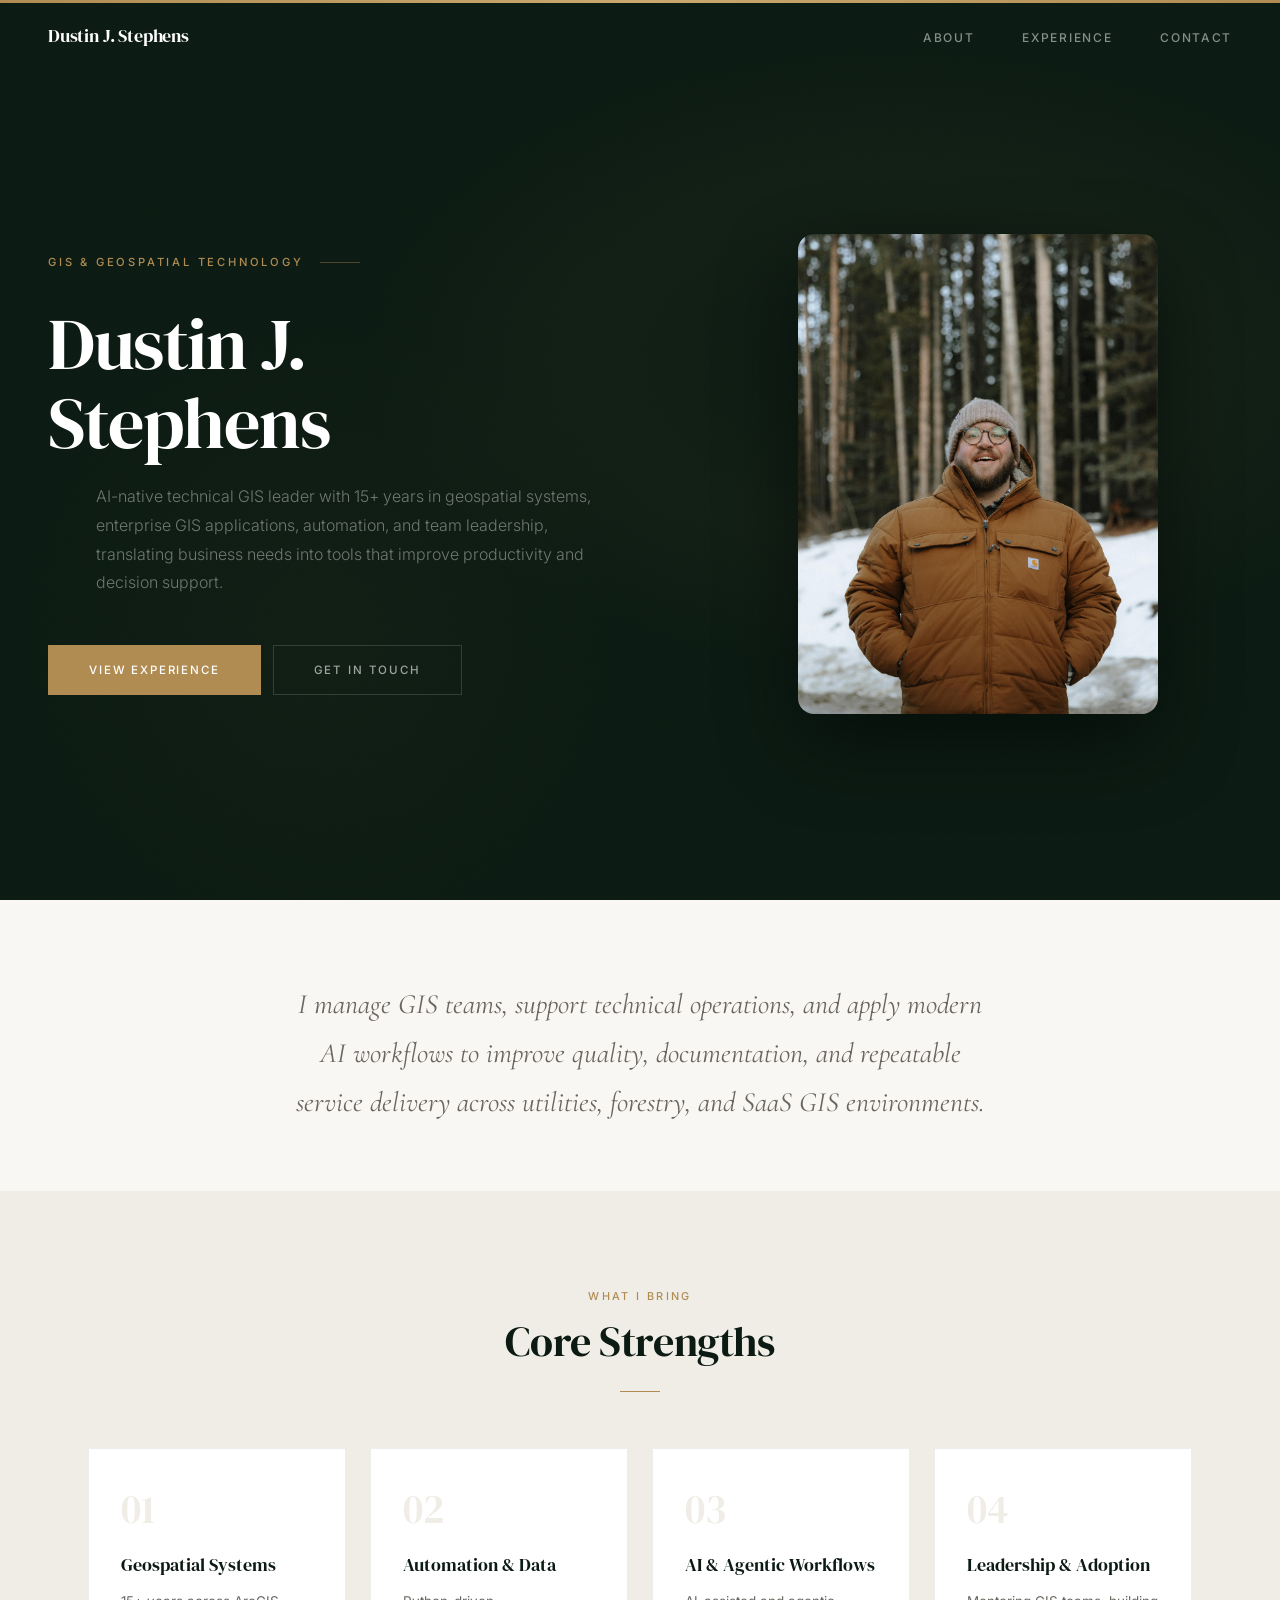
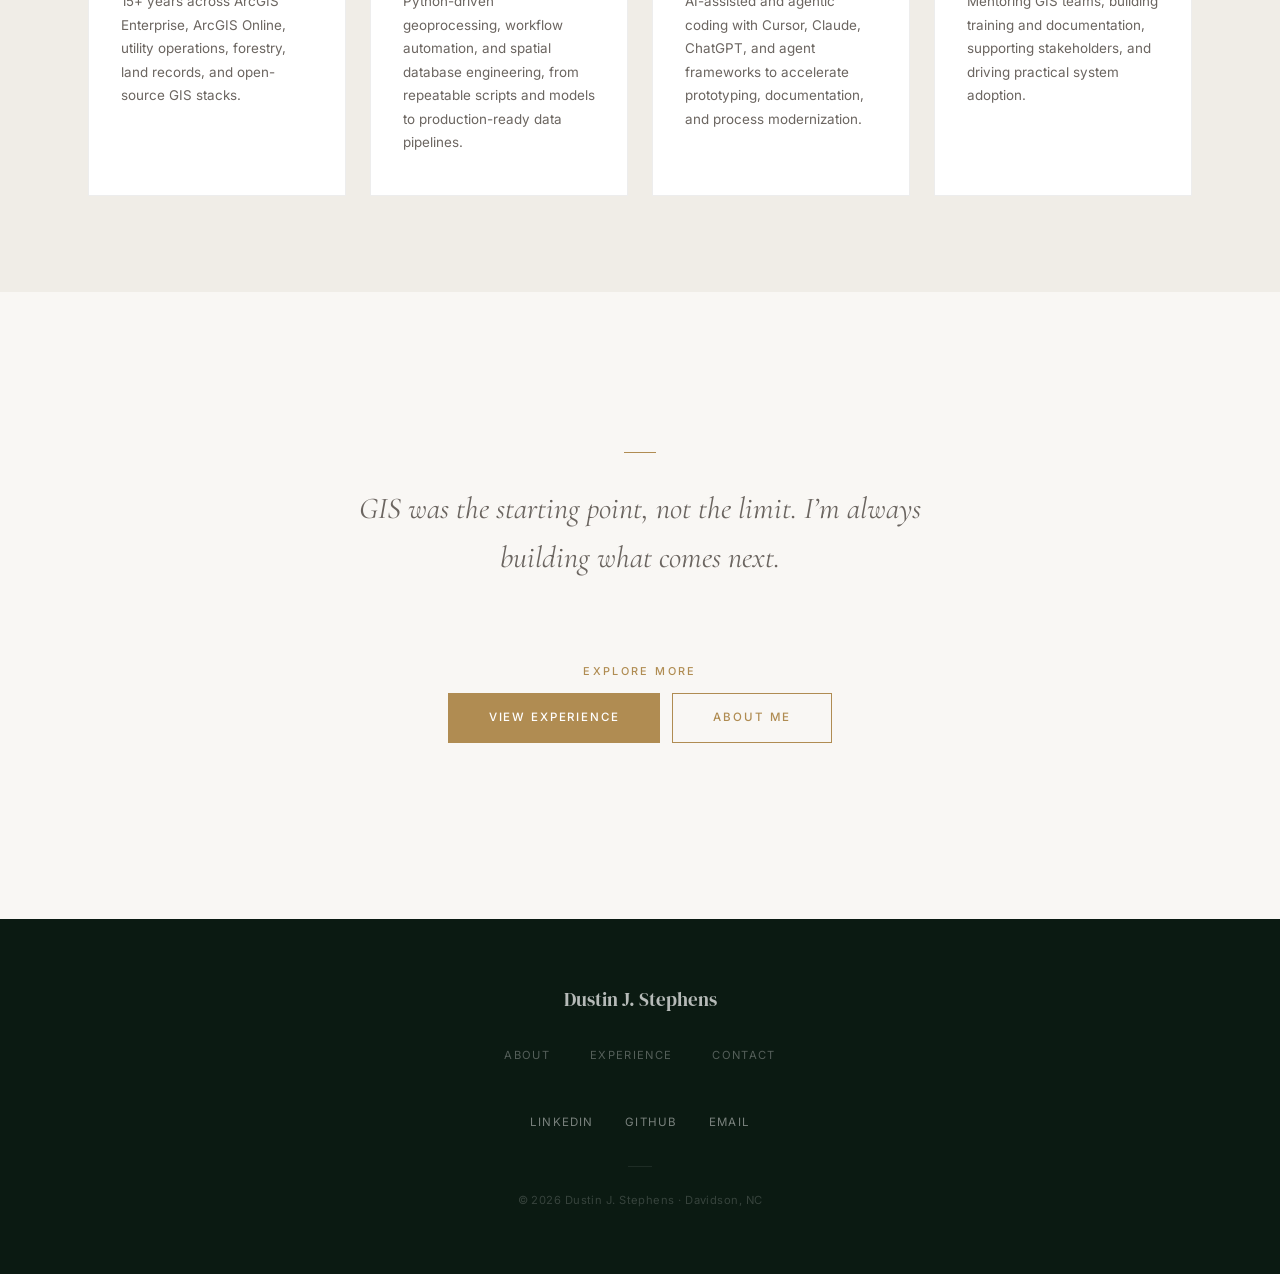
<file: index.html>
<!DOCTYPE html>
<html lang="en">
<head>
  <meta charset="UTF-8" />
  <meta name="viewport" content="width=device-width, initial-scale=1.0" />
  <meta name="description" content="Dustin J. Stephens, AI-native GIS leader with 15+ years in geospatial systems, automation, team leadership, and enterprise GIS operations." />
  <meta property="og:title" content="Dustin J. Stephens | GIS &amp; Geospatial Technology" />
  <meta property="og:description" content="AI-native technical GIS leader specializing in geospatial systems, automation, documentation, and modern AI workflows." />
  <meta property="og:type" content="website" />
  <title>Dustin J. Stephens | GIS &amp; Geospatial Technology</title>
  <link rel="stylesheet" href="style.css" />
</head>
<body>

  <nav>
    <div class="nav-inner">
      <a href="index.html" class="nav-brand">Dustin J. Stephens</a>
      <button type="button" class="nav-toggle" aria-label="Open menu" aria-expanded="false" aria-controls="site-nav">
        <span class="nav-toggle-icon" aria-hidden="true"><span></span><span></span><span></span></span>
      </button>
      <ul class="nav-links" id="site-nav">
        <li><a href="about.html">About</a></li>
        <li><a href="experience.html">Experience</a></li>
        <li><a href="contact.html">Contact</a></li>
      </ul>
    </div>
  </nav>

  <!-- HERO -->
  <section class="hero">
    <div class="hero-grid">
      <div class="hero-text">
        <p class="hero-tagline">GIS &amp; Geospatial Technology</p>
        <h1>Dustin J.<br>Stephens</h1>
        <p class="hero-sub">
          AI-native technical GIS leader with 15+ years in geospatial systems, enterprise GIS applications, automation, and team leadership, translating business needs into tools that improve productivity and decision support.
        </p>
        <div class="hero-buttons">
          <a href="experience.html" class="btn">View Experience</a>
          <a href="contact.html" class="btn btn-ghost">Get in Touch</a>
        </div>
      </div>
      <div class="hero-media">
        <img src="IMG_8026.JPG" alt="Dustin Stephens" class="hero-photo" />
      </div>
    </div>
  </section>

  <!-- INTRO -->
  <div class="container">
    <div class="intro reveal">
      <p class="intro-text">
        I manage GIS teams, support technical operations, and apply modern AI workflows to improve quality, documentation, and repeatable service delivery across utilities, forestry, and SaaS GIS environments.
      </p>
    </div>
  </div>

  <!-- CORE STRENGTHS -->
  <div class="band">
    <div class="container">
      <div class="section">
        <div class="sh center reveal">
          <span class="sh-label">What I Bring</span>
          <h2 class="sh-title">Core Strengths</h2>
          <hr class="sh-rule" />
        </div>

        <div class="card-grid">
          <div class="card reveal reveal-d1">
            <div class="card-number">01</div>
            <h3>Geospatial Systems</h3>
            <p>15+ years across ArcGIS Enterprise, ArcGIS Online, utility operations, forestry, land records, and open-source GIS stacks.</p>
          </div>
          <div class="card reveal reveal-d2">
            <div class="card-number">02</div>
            <h3>Automation &amp; Data</h3>
            <p>Python-driven geoprocessing, workflow automation, and spatial database engineering, from repeatable scripts and models to production-ready data pipelines.</p>
          </div>
          <div class="card reveal reveal-d3">
            <div class="card-number">03</div>
            <h3>AI &amp; Agentic Workflows</h3>
            <p>AI-assisted and agentic coding with Cursor, Claude, ChatGPT, and agent frameworks to accelerate prototyping, documentation, and process modernization.</p>
          </div>
          <div class="card reveal reveal-d4">
            <div class="card-number">04</div>
            <h3>Leadership &amp; Adoption</h3>
            <p>Mentoring GIS teams, building training and documentation, supporting stakeholders, and driving practical system adoption.</p>
          </div>
        </div>
      </div>
    </div>
  </div>

  <!-- CLOSING + CTA -->
  <div class="container">
    <div class="section">
      <div class="pullquote reveal" style="padding-bottom: 0;">
        <p class="pullquote-text">
          GIS was the starting point, not the limit. I&rsquo;m always building what comes next.
        </p>
      </div>
      <div class="cta reveal">
        <span class="sh-label">Explore More</span>
        <div class="cta-buttons">
          <a href="experience.html" class="btn">View Experience</a>
          <a href="about.html" class="btn btn-on-light">About Me</a>
        </div>
      </div>
    </div>
  </div>

  <footer>
    <div class="footer-inner">
      <p class="footer-brand">Dustin J. Stephens</p>
      <ul class="footer-links">
        <li><a href="about.html">About</a></li>
        <li><a href="experience.html">Experience</a></li>
        <li><a href="contact.html">Contact</a></li>
      </ul>
      <ul class="footer-social">
        <li><a href="https://www.linkedin.com/in/dustin-stephens-61520ba0" target="_blank" rel="noopener noreferrer">LinkedIn</a></li>
        <li><a href="https://github.com/GISDusty" target="_blank" rel="noopener noreferrer">GitHub</a></li>
        <li><a href="mailto:djstephens6618@gmail.com">Email</a></li>
      </ul>
      <hr class="footer-rule" />
      <p class="footer-copy">&copy; 2026 Dustin J. Stephens &middot; Davidson, NC</p>
    </div>
  </footer>

  <script src="main.js"></script>
</body>
</html>
</file>
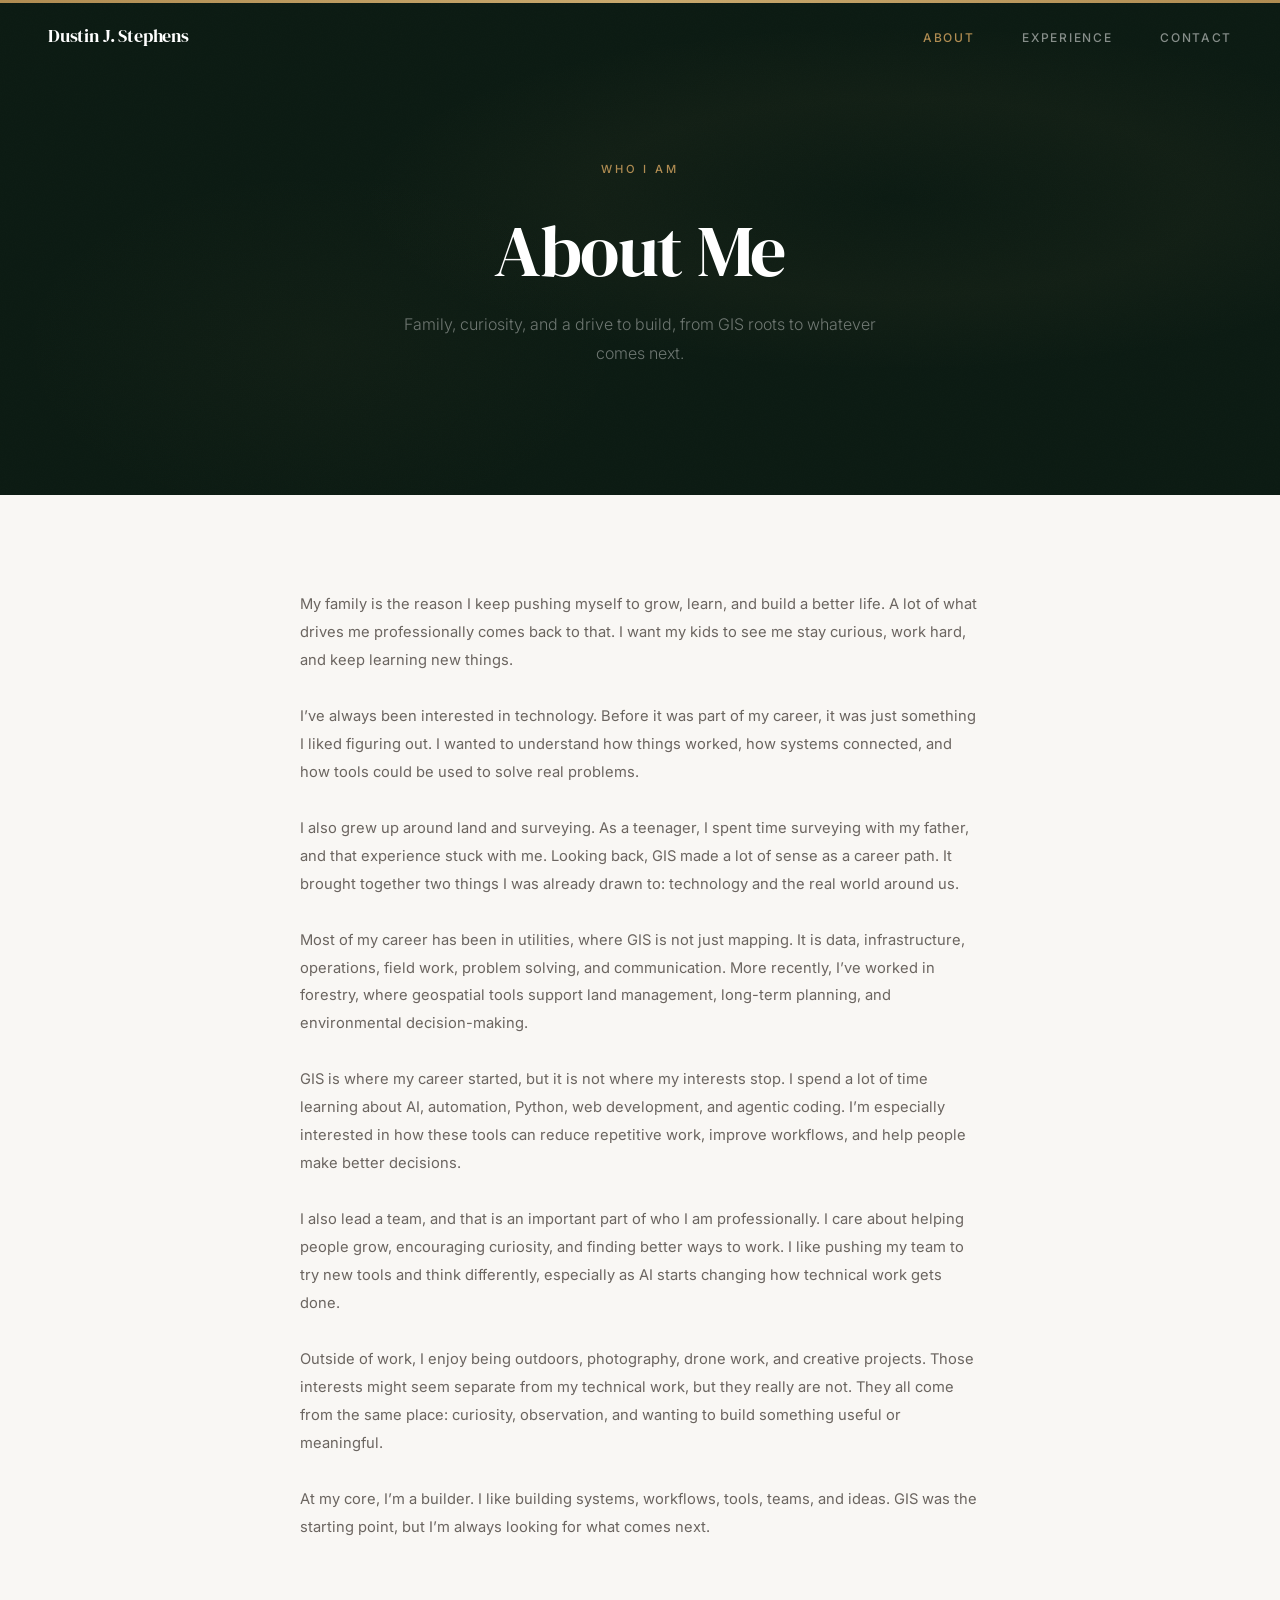
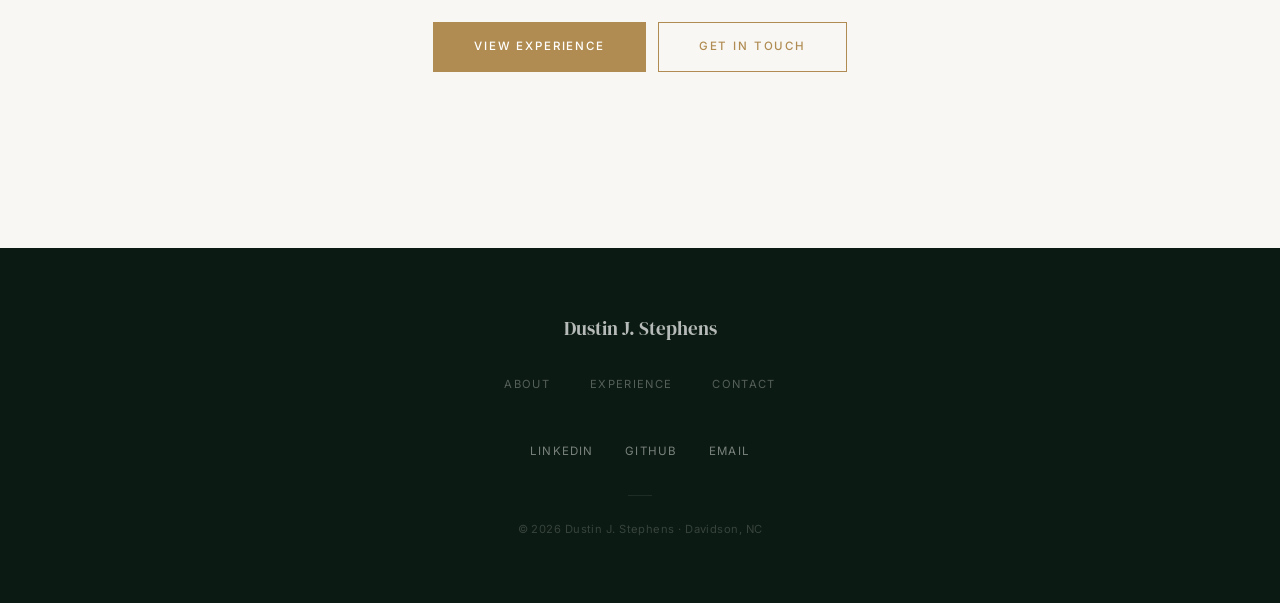
<file: about.html>
<!DOCTYPE html>
<html lang="en">
<head>
  <meta charset="UTF-8" />
  <meta name="viewport" content="width=device-width, initial-scale=1.0" />
  <meta name="description" content="About Dustin J. Stephens, GIS leader, team builder, and lifelong learner in geospatial technology and AI." />
  <meta property="og:title" content="About Me | Dustin J. Stephens" />
  <meta property="og:description" content="Family, curiosity, and a drive to build, from GIS roots to AI-enabled workflows." />
  <meta property="og:type" content="website" />
  <title>About Me | Dustin J. Stephens</title>
  <link rel="stylesheet" href="style.css" />
</head>
<body>

  <nav>
    <div class="nav-inner">
      <a href="index.html" class="nav-brand">Dustin J. Stephens</a>
      <button type="button" class="nav-toggle" aria-label="Open menu" aria-expanded="false" aria-controls="site-nav">
        <span class="nav-toggle-icon" aria-hidden="true"><span></span><span></span><span></span></span>
      </button>
      <ul class="nav-links" id="site-nav">
        <li><a href="about.html" class="active">About</a></li>
        <li><a href="experience.html">Experience</a></li>
        <li><a href="contact.html">Contact</a></li>
      </ul>
    </div>
  </nav>

  <!-- HERO -->
  <section class="hero hero-short">
    <div class="hero-content">
      <p class="hero-tagline">Who I Am</p>
      <h1>About Me</h1>
      <p class="hero-sub">
        Family, curiosity, and a drive to build, from GIS roots to whatever comes next.
      </p>
    </div>
  </section>

  <!-- ABOUT -->
  <div class="container">
    <div class="section">
      <div class="about-body reveal">
        <p>
          My family is the reason I keep pushing myself to grow, learn, and build a better life. A lot of what drives me professionally comes back to that. I want my kids to see me stay curious, work hard, and keep learning new things.
        </p>
        <p>
          I&rsquo;ve always been interested in technology. Before it was part of my career, it was just something I liked figuring out. I wanted to understand how things worked, how systems connected, and how tools could be used to solve real problems.
        </p>
        <p>
          I also grew up around land and surveying. As a teenager, I spent time surveying with my father, and that experience stuck with me. Looking back, GIS made a lot of sense as a career path. It brought together two things I was already drawn to: technology and the real world around us.
        </p>
        <p>
          Most of my career has been in utilities, where GIS is not just mapping. It is data, infrastructure, operations, field work, problem solving, and communication. More recently, I&rsquo;ve worked in forestry, where geospatial tools support land management, long-term planning, and environmental decision-making.
        </p>
        <p>
          GIS is where my career started, but it is not where my interests stop. I spend a lot of time learning about AI, automation, Python, web development, and agentic coding. I&rsquo;m especially interested in how these tools can reduce repetitive work, improve workflows, and help people make better decisions.
        </p>
        <p>
          I also lead a team, and that is an important part of who I am professionally. I care about helping people grow, encouraging curiosity, and finding better ways to work. I like pushing my team to try new tools and think differently, especially as AI starts changing how technical work gets done.
        </p>
        <p>
          Outside of work, I enjoy being outdoors, photography, drone work, and creative projects. Those interests might seem separate from my technical work, but they really are not. They all come from the same place: curiosity, observation, and wanting to build something useful or meaningful.
        </p>
        <p>
          At my core, I&rsquo;m a builder. I like building systems, workflows, tools, teams, and ideas. GIS was the starting point, but I&rsquo;m always looking for what comes next.
        </p>
      </div>
      <div class="cta reveal">
        <div class="cta-buttons">
          <a href="experience.html" class="btn">View Experience</a>
          <a href="contact.html" class="btn btn-on-light">Get in Touch</a>
        </div>
      </div>
    </div>
  </div>

  <footer>
    <div class="footer-inner">
      <p class="footer-brand">Dustin J. Stephens</p>
      <ul class="footer-links">
        <li><a href="about.html">About</a></li>
        <li><a href="experience.html">Experience</a></li>
        <li><a href="contact.html">Contact</a></li>
      </ul>
      <ul class="footer-social">
        <li><a href="https://www.linkedin.com/in/dustin-stephens-61520ba0" target="_blank" rel="noopener noreferrer">LinkedIn</a></li>
        <li><a href="https://github.com/GISDusty" target="_blank" rel="noopener noreferrer">GitHub</a></li>
        <li><a href="mailto:djstephens6618@gmail.com">Email</a></li>
      </ul>
      <hr class="footer-rule" />
      <p class="footer-copy">&copy; 2026 Dustin J. Stephens &middot; Davidson, NC</p>
    </div>
  </footer>

  <script src="main.js"></script>
</body>
</html>
</file>
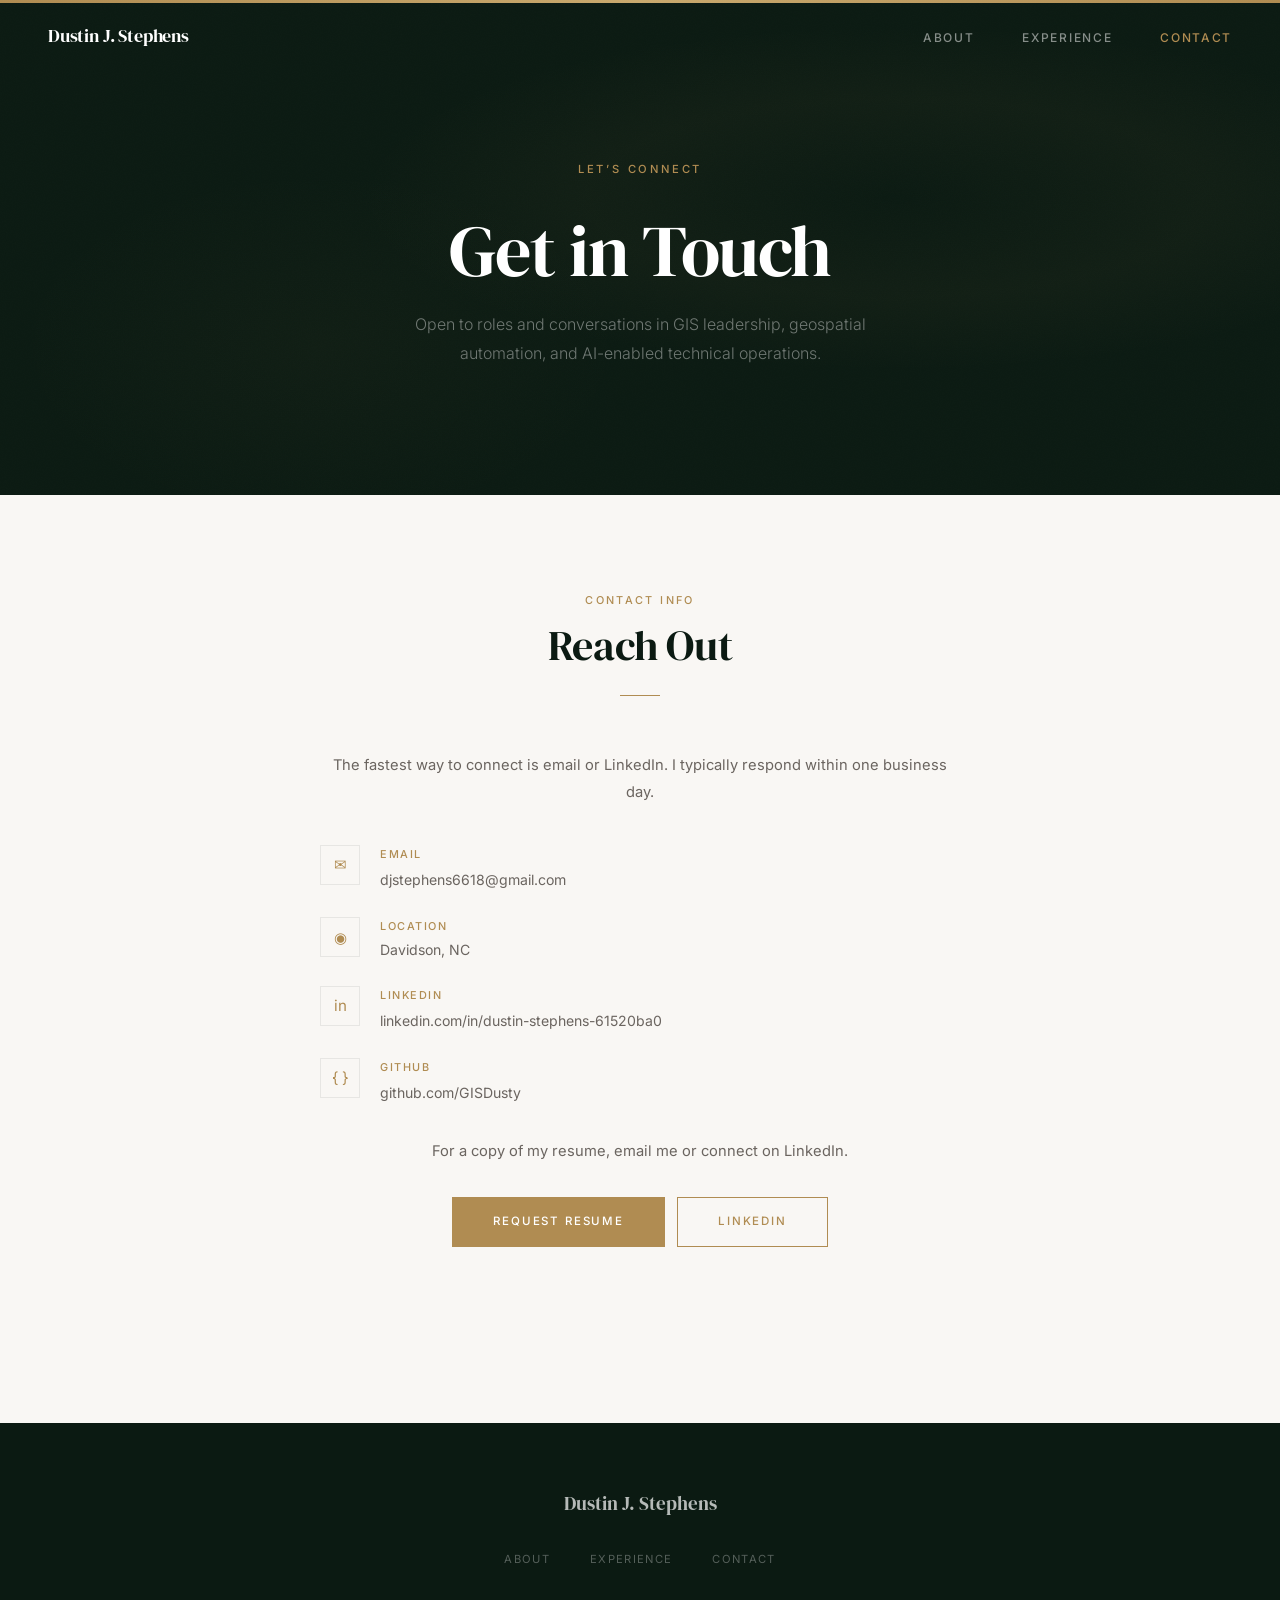
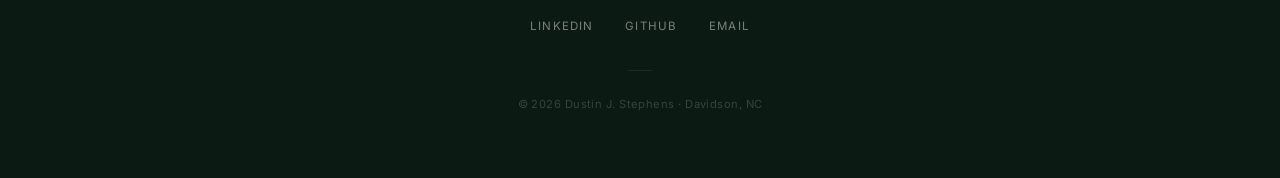
<file: contact.html>
<!DOCTYPE html>
<html lang="en">
<head>
  <meta charset="UTF-8" />
  <meta name="viewport" content="width=device-width, initial-scale=1.0" />
  <meta name="description" content="Contact Dustin J. Stephens, GIS leader based in Davidson, NC. Email and LinkedIn." />
  <meta property="og:title" content="Contact | Dustin J. Stephens" />
  <meta property="og:description" content="Get in touch with Dustin J. Stephens for GIS, automation, and geospatial technology opportunities." />
  <meta property="og:type" content="website" />
  <title>Contact | Dustin J. Stephens</title>
  <link rel="stylesheet" href="style.css" />
</head>
<body>

  <nav>
    <div class="nav-inner">
      <a href="index.html" class="nav-brand">Dustin J. Stephens</a>
      <button type="button" class="nav-toggle" aria-label="Open menu" aria-expanded="false" aria-controls="site-nav">
        <span class="nav-toggle-icon" aria-hidden="true"><span></span><span></span><span></span></span>
      </button>
      <ul class="nav-links" id="site-nav">
        <li><a href="about.html">About</a></li>
        <li><a href="experience.html">Experience</a></li>
        <li><a href="contact.html" class="active">Contact</a></li>
      </ul>
    </div>
  </nav>

  <!-- HERO -->
  <section class="hero hero-short">
    <div class="hero-content">
      <p class="hero-tagline">Let&rsquo;s Connect</p>
      <h1>Get in Touch</h1>
      <p class="hero-sub">
        Open to roles and conversations in GIS leadership, geospatial automation, and AI-enabled technical operations.
      </p>
    </div>
  </section>

  <!-- CONTACT -->
  <div class="container">
    <div class="section">
      <div class="contact-single reveal">
        <div class="sh center">
          <span class="sh-label">Contact Info</span>
          <h2 class="sh-title">Reach Out</h2>
          <hr class="sh-rule" />
        </div>

        <p class="contact-lead">
          The fastest way to connect is email or LinkedIn. I typically respond within one business day.
        </p>

        <div class="contact-cards">
          <div class="ci">
            <div class="ci-icon">&#9993;</div>
            <div class="ci-text">
              <h4>Email</h4>
              <a href="mailto:djstephens6618@gmail.com">djstephens6618@gmail.com</a>
            </div>
          </div>

          <div class="ci">
            <div class="ci-icon">&#9673;</div>
            <div class="ci-text">
              <h4>Location</h4>
              <p>Davidson, NC</p>
            </div>
          </div>

          <div class="ci">
            <div class="ci-icon">in</div>
            <div class="ci-text">
              <h4>LinkedIn</h4>
              <a href="https://www.linkedin.com/in/dustin-stephens-61520ba0" target="_blank" rel="noopener noreferrer">linkedin.com/in/dustin-stephens-61520ba0</a>
            </div>
          </div>

          <div class="ci">
            <div class="ci-icon">{ }</div>
            <div class="ci-text">
              <h4>GitHub</h4>
              <a href="https://github.com/GISDusty" target="_blank" rel="noopener noreferrer">github.com/GISDusty</a>
            </div>
          </div>

        </div>

        <p class="contact-lead" style="margin-top: 2rem; margin-bottom: 0;">
          For a copy of my resume, email me or connect on LinkedIn.
        </p>

        <div class="cta" style="padding-top: 2rem;">
          <div class="cta-buttons">
            <a href="mailto:djstephens6618@gmail.com?subject=Resume%20Request" class="btn">Request Resume</a>
            <a href="https://www.linkedin.com/in/dustin-stephens-61520ba0" class="btn btn-on-light" target="_blank" rel="noopener noreferrer">LinkedIn</a>
          </div>
        </div>
      </div>
    </div>
  </div>

  <footer>
    <div class="footer-inner">
      <p class="footer-brand">Dustin J. Stephens</p>
      <ul class="footer-links">
        <li><a href="about.html">About</a></li>
        <li><a href="experience.html">Experience</a></li>
        <li><a href="contact.html">Contact</a></li>
      </ul>
      <ul class="footer-social">
        <li><a href="https://www.linkedin.com/in/dustin-stephens-61520ba0" target="_blank" rel="noopener noreferrer">LinkedIn</a></li>
        <li><a href="https://github.com/GISDusty" target="_blank" rel="noopener noreferrer">GitHub</a></li>
        <li><a href="mailto:djstephens6618@gmail.com">Email</a></li>
      </ul>
      <hr class="footer-rule" />
      <p class="footer-copy">&copy; 2026 Dustin J. Stephens &middot; Davidson, NC</p>
    </div>
  </footer>

  <script src="main.js"></script>
</body>
</html>
</file>
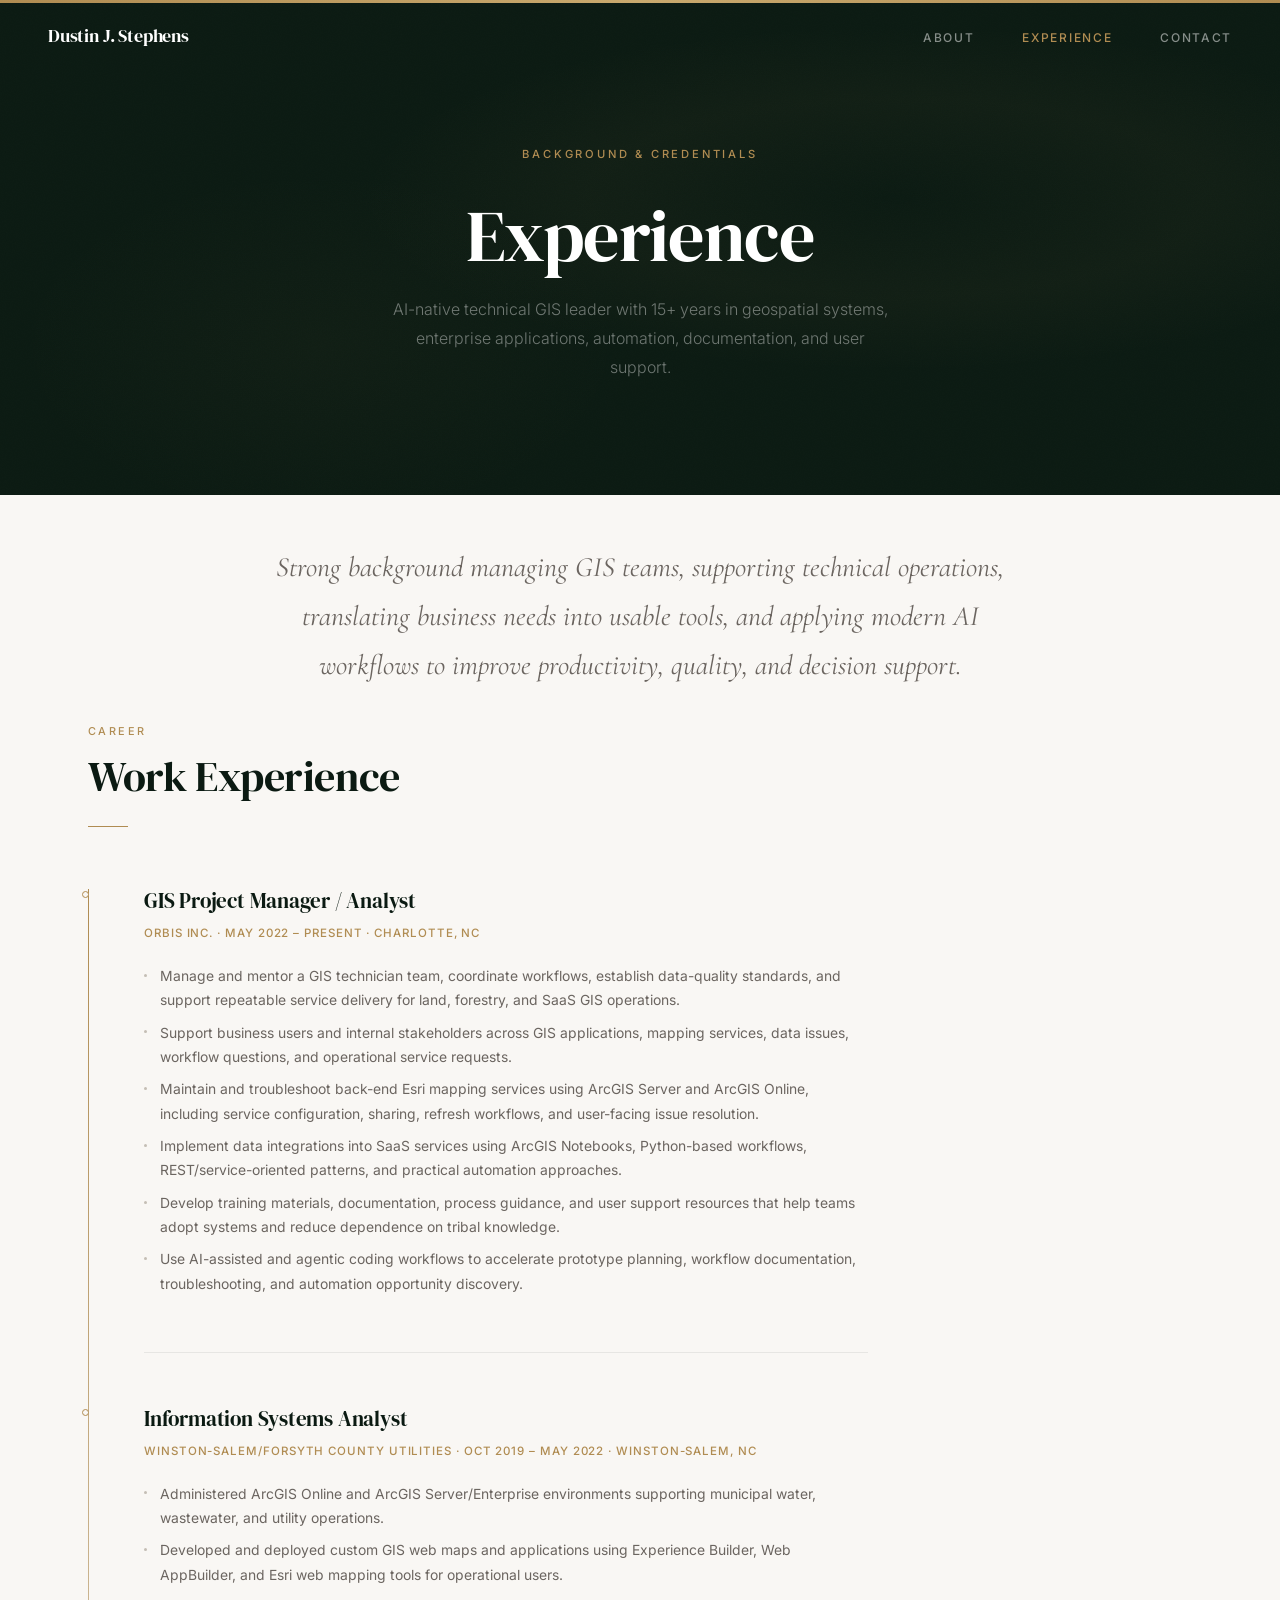
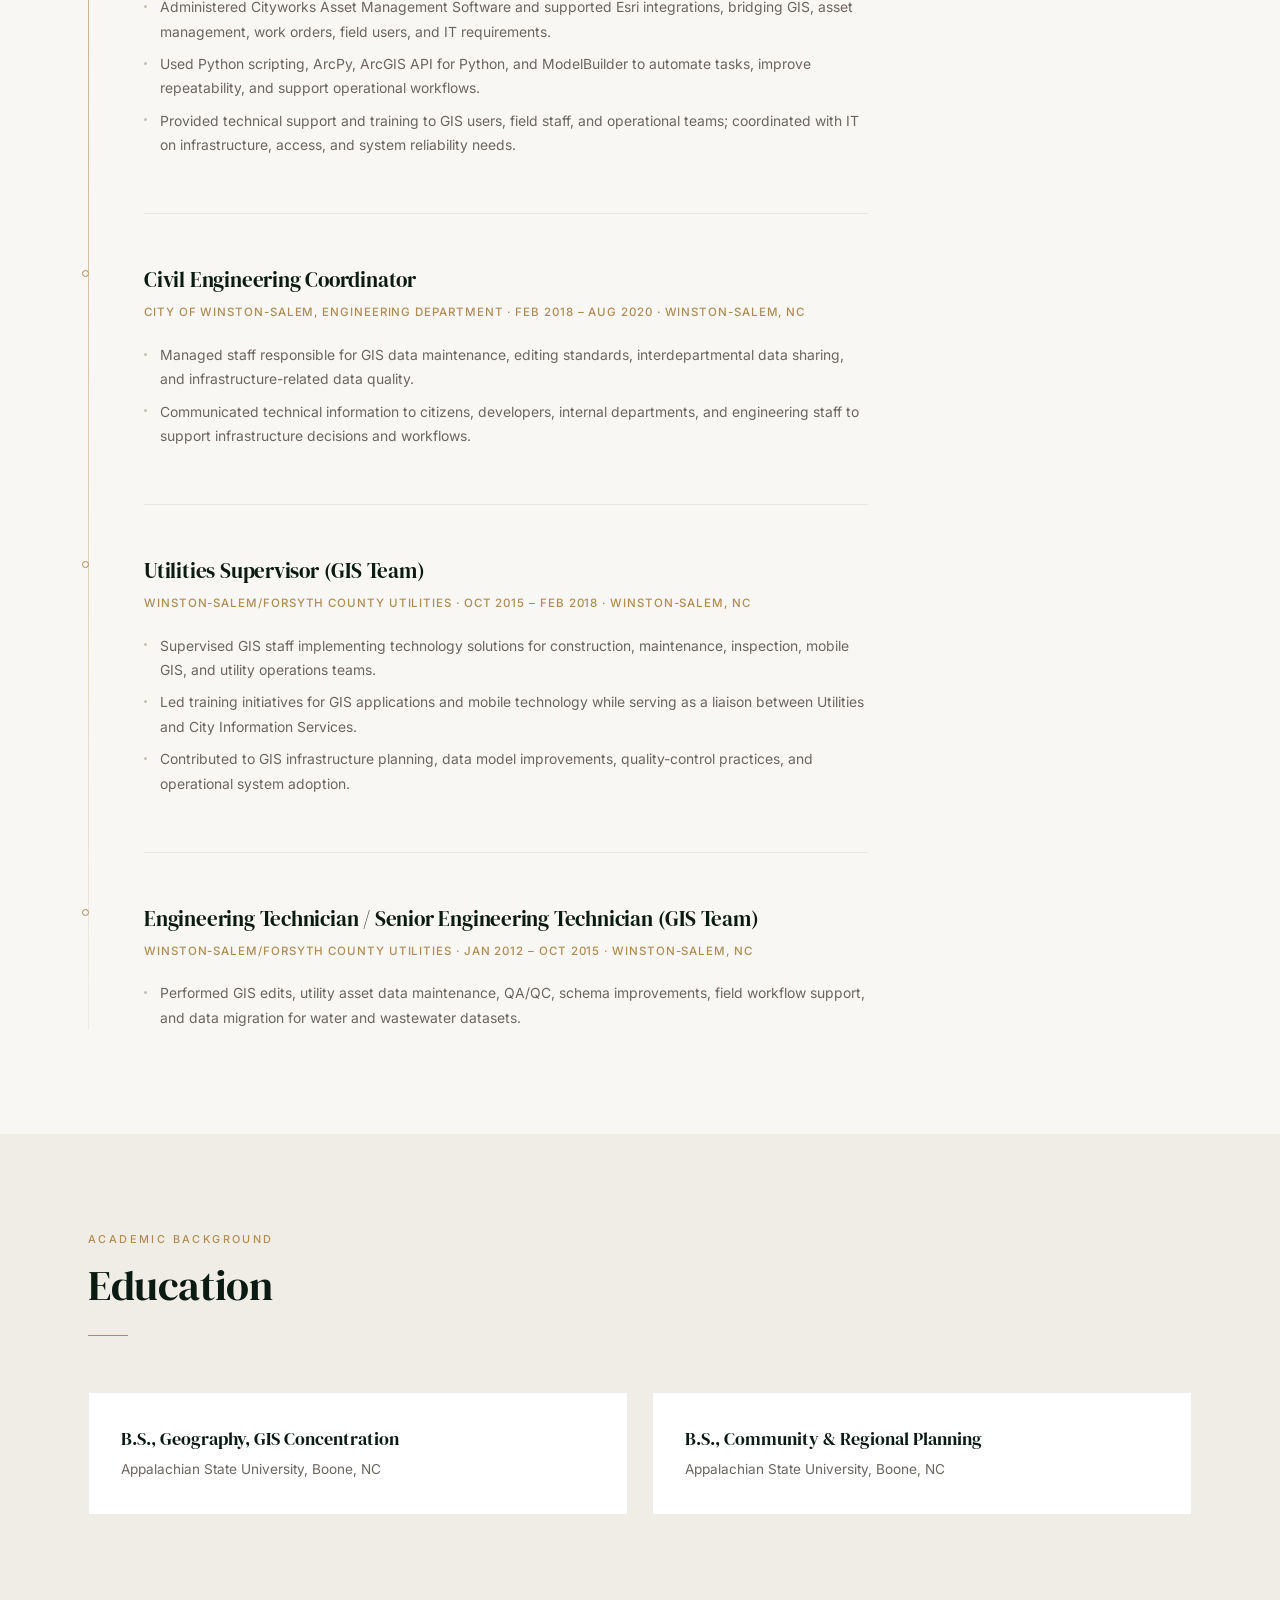
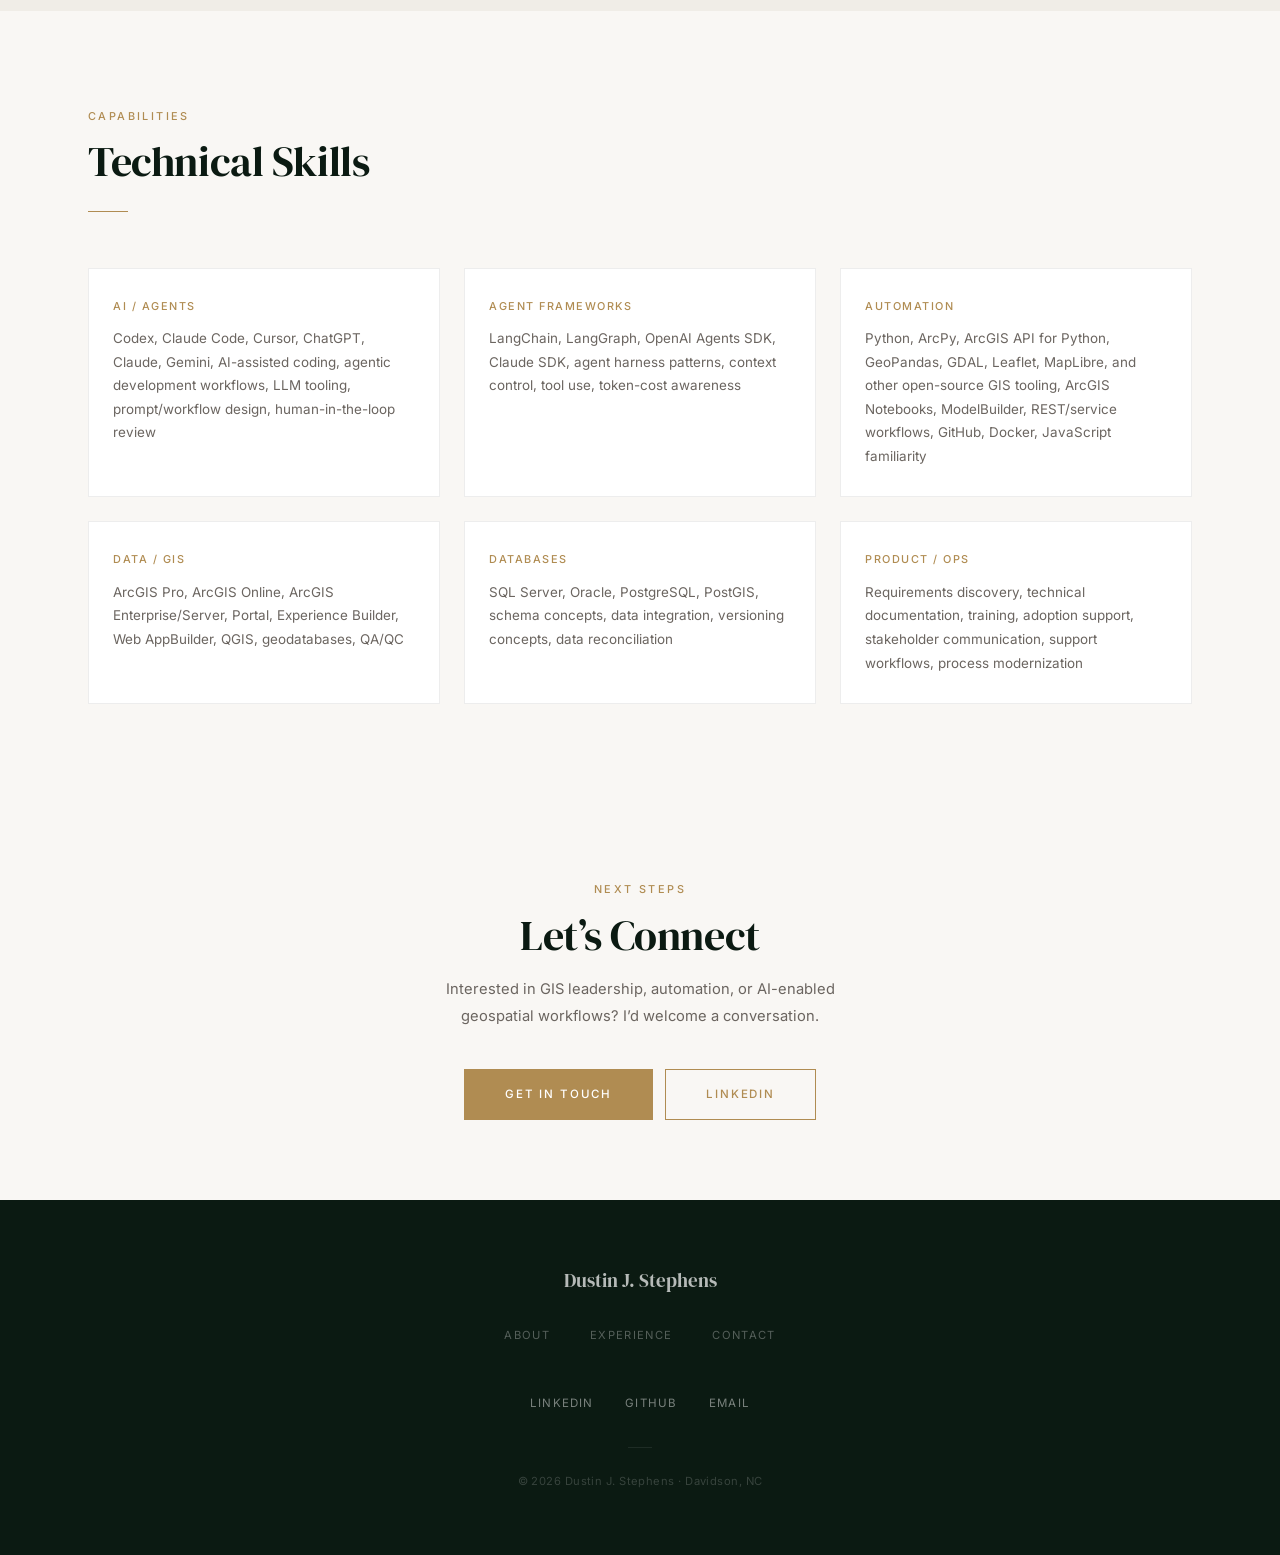
<file: experience.html>
<!DOCTYPE html>
<html lang="en">
<head>
  <meta charset="UTF-8" />
  <meta name="viewport" content="width=device-width, initial-scale=1.0" />
  <meta name="description" content="Dustin J. Stephens, 15+ years of GIS leadership across Orbis Inc., municipal utilities, and enterprise geospatial operations." />
  <meta property="og:title" content="Experience | Dustin J. Stephens" />
  <meta property="og:description" content="Work history, technical skills, and education for Dustin J. Stephens, AI-native GIS leader." />
  <meta property="og:type" content="website" />
  <title>Experience | Dustin J. Stephens</title>
  <link rel="stylesheet" href="style.css" />
</head>
<body>

  <nav>
    <div class="nav-inner">
      <a href="index.html" class="nav-brand">Dustin J. Stephens</a>
      <button type="button" class="nav-toggle" aria-label="Open menu" aria-expanded="false" aria-controls="site-nav">
        <span class="nav-toggle-icon" aria-hidden="true"><span></span><span></span><span></span></span>
      </button>
      <ul class="nav-links" id="site-nav">
        <li><a href="about.html">About</a></li>
        <li><a href="experience.html" class="active">Experience</a></li>
        <li><a href="contact.html">Contact</a></li>
      </ul>
    </div>
  </nav>

  <!-- HERO -->
  <section class="hero hero-short">
    <div class="hero-content">
      <p class="hero-tagline">Background &amp; Credentials</p>
      <h1>Experience</h1>
      <p class="hero-sub">
        AI-native technical GIS leader with 15+ years in geospatial systems, enterprise applications, automation, documentation, and user support.
      </p>
    </div>
  </section>

  <!-- SUMMARY -->
  <div class="container">
    <div class="intro reveal" style="padding-top: 3rem; padding-bottom: 2rem;">
      <p class="intro-text" style="max-width: 760px;">
        Strong background managing GIS teams, supporting technical operations, translating business needs into usable tools, and applying modern AI workflows to improve productivity, quality, and decision support.
      </p>
    </div>
  </div>

  <!-- TIMELINE -->
  <div class="container">
    <div class="section" style="padding-top: 0;">
      <div class="sh reveal">
        <span class="sh-label">Career</span>
        <h2 class="sh-title">Work Experience</h2>
        <hr class="sh-rule" />
      </div>

      <div class="timeline">

        <div class="tl-item reveal">
          <h3 class="tl-title">GIS Project Manager / Analyst</h3>
          <p class="tl-meta">Orbis Inc. &middot; May 2022 &ndash; Present &middot; Charlotte, NC</p>
          <ul class="tl-bullets">
            <li>Manage and mentor a GIS technician team, coordinate workflows, establish data-quality standards, and support repeatable service delivery for land, forestry, and SaaS GIS operations.</li>
            <li>Support business users and internal stakeholders across GIS applications, mapping services, data issues, workflow questions, and operational service requests.</li>
            <li>Maintain and troubleshoot back-end Esri mapping services using ArcGIS Server and ArcGIS Online, including service configuration, sharing, refresh workflows, and user-facing issue resolution.</li>
            <li>Implement data integrations into SaaS services using ArcGIS Notebooks, Python-based workflows, REST/service-oriented patterns, and practical automation approaches.</li>
            <li>Develop training materials, documentation, process guidance, and user support resources that help teams adopt systems and reduce dependence on tribal knowledge.</li>
            <li>Use AI-assisted and agentic coding workflows to accelerate prototype planning, workflow documentation, troubleshooting, and automation opportunity discovery.</li>
          </ul>
        </div>

        <div class="tl-item reveal">
          <h3 class="tl-title">Information Systems Analyst</h3>
          <p class="tl-meta">Winston-Salem/Forsyth County Utilities &middot; Oct 2019 &ndash; May 2022 &middot; Winston-Salem, NC</p>
          <ul class="tl-bullets">
            <li>Administered ArcGIS Online and ArcGIS Server/Enterprise environments supporting municipal water, wastewater, and utility operations.</li>
            <li>Developed and deployed custom GIS web maps and applications using Experience Builder, Web AppBuilder, and Esri web mapping tools for operational users.</li>
            <li>Administered Cityworks Asset Management Software and supported Esri integrations, bridging GIS, asset management, work orders, field users, and IT requirements.</li>
            <li>Used Python scripting, ArcPy, ArcGIS API for Python, and ModelBuilder to automate tasks, improve repeatability, and support operational workflows.</li>
            <li>Provided technical support and training to GIS users, field staff, and operational teams; coordinated with IT on infrastructure, access, and system reliability needs.</li>
          </ul>
        </div>

        <div class="tl-item reveal">
          <h3 class="tl-title">Civil Engineering Coordinator</h3>
          <p class="tl-meta">City of Winston-Salem, Engineering Department &middot; Feb 2018 &ndash; Aug 2020 &middot; Winston-Salem, NC</p>
          <ul class="tl-bullets">
            <li>Managed staff responsible for GIS data maintenance, editing standards, interdepartmental data sharing, and infrastructure-related data quality.</li>
            <li>Communicated technical information to citizens, developers, internal departments, and engineering staff to support infrastructure decisions and workflows.</li>
          </ul>
        </div>

        <div class="tl-item reveal">
          <h3 class="tl-title">Utilities Supervisor (GIS Team)</h3>
          <p class="tl-meta">Winston-Salem/Forsyth County Utilities &middot; Oct 2015 &ndash; Feb 2018 &middot; Winston-Salem, NC</p>
          <ul class="tl-bullets">
            <li>Supervised GIS staff implementing technology solutions for construction, maintenance, inspection, mobile GIS, and utility operations teams.</li>
            <li>Led training initiatives for GIS applications and mobile technology while serving as a liaison between Utilities and City Information Services.</li>
            <li>Contributed to GIS infrastructure planning, data model improvements, quality-control practices, and operational system adoption.</li>
          </ul>
        </div>

        <div class="tl-item reveal">
          <h3 class="tl-title">Engineering Technician / Senior Engineering Technician (GIS Team)</h3>
          <p class="tl-meta">Winston-Salem/Forsyth County Utilities &middot; Jan 2012 &ndash; Oct 2015 &middot; Winston-Salem, NC</p>
          <ul class="tl-bullets">
            <li>Performed GIS edits, utility asset data maintenance, QA/QC, schema improvements, field workflow support, and data migration for water and wastewater datasets.</li>
          </ul>
        </div>

      </div>
    </div>
  </div>

  <!-- EDUCATION -->
  <div class="band">
    <div class="container">
      <div class="section">
        <div class="sh reveal">
          <span class="sh-label">Academic Background</span>
          <h2 class="sh-title">Education</h2>
          <hr class="sh-rule" />
        </div>

        <div class="edu-grid">
          <div class="edu-card reveal reveal-d1">
            <h4>B.S., Geography, GIS Concentration</h4>
            <p>Appalachian State University, Boone, NC</p>
          </div>
          <div class="edu-card reveal reveal-d2">
            <h4>B.S., Community &amp; Regional Planning</h4>
            <p>Appalachian State University, Boone, NC</p>
          </div>
        </div>
      </div>
    </div>
  </div>

  <!-- SKILLS -->
  <div class="container">
    <div class="section">
      <div class="sh reveal">
        <span class="sh-label">Capabilities</span>
        <h2 class="sh-title">Technical Skills</h2>
        <hr class="sh-rule" />
      </div>

      <div class="skills-grid reveal">
        <div class="skill-category">
          <h4>AI / Agents</h4>
          <p>Codex, Claude Code, Cursor, ChatGPT, Claude, Gemini, AI-assisted coding, agentic development workflows, LLM tooling, prompt/workflow design, human-in-the-loop review</p>
        </div>
        <div class="skill-category">
          <h4>Agent Frameworks</h4>
          <p>LangChain, LangGraph, OpenAI Agents SDK, Claude SDK, agent harness patterns, context control, tool use, token-cost awareness</p>
        </div>
        <div class="skill-category">
          <h4>Automation</h4>
          <p>Python, ArcPy, ArcGIS API for Python, GeoPandas, GDAL, Leaflet, MapLibre, and other open-source GIS tooling, ArcGIS Notebooks, ModelBuilder, REST/service workflows, GitHub, Docker, JavaScript familiarity</p>
        </div>
        <div class="skill-category">
          <h4>Data / GIS</h4>
          <p>ArcGIS Pro, ArcGIS Online, ArcGIS Enterprise/Server, Portal, Experience Builder, Web AppBuilder, QGIS, geodatabases, QA/QC</p>
        </div>
        <div class="skill-category">
          <h4>Databases</h4>
          <p>SQL Server, Oracle, PostgreSQL, PostGIS, schema concepts, data integration, versioning concepts, data reconciliation</p>
        </div>
        <div class="skill-category">
          <h4>Product / Ops</h4>
          <p>Requirements discovery, technical documentation, training, adoption support, stakeholder communication, support workflows, process modernization</p>
        </div>
      </div>
    </div>
  </div>

  <!-- CTA -->
  <div class="container">
    <div class="cta reveal">
      <span class="sh-label">Next Steps</span>
      <h2 class="sh-title" style="margin-bottom: 1rem;">Let&rsquo;s Connect</h2>
      <p>
        Interested in GIS leadership, automation, or AI-enabled geospatial workflows? I&rsquo;d welcome a conversation.
      </p>
      <div class="cta-buttons">
        <a href="contact.html" class="btn">Get in Touch</a>
        <a href="https://www.linkedin.com/in/dustin-stephens-61520ba0" class="btn btn-on-light" target="_blank" rel="noopener noreferrer">LinkedIn</a>
      </div>
    </div>
  </div>

  <footer>
    <div class="footer-inner">
      <p class="footer-brand">Dustin J. Stephens</p>
      <ul class="footer-links">
        <li><a href="about.html">About</a></li>
        <li><a href="experience.html">Experience</a></li>
        <li><a href="contact.html">Contact</a></li>
      </ul>
      <ul class="footer-social">
        <li><a href="https://www.linkedin.com/in/dustin-stephens-61520ba0" target="_blank" rel="noopener noreferrer">LinkedIn</a></li>
        <li><a href="https://github.com/GISDusty" target="_blank" rel="noopener noreferrer">GitHub</a></li>
        <li><a href="mailto:djstephens6618@gmail.com">Email</a></li>
      </ul>
      <hr class="footer-rule" />
      <p class="footer-copy">&copy; 2026 Dustin J. Stephens &middot; Davidson, NC</p>
    </div>
  </footer>

  <script src="main.js"></script>
</body>
</html>
</file>
<file: style.css>
@import url('https://fonts.googleapis.com/css2?family=DM+Serif+Display&family=Inter:wght@300;400;500;600&family=Cormorant+Garamond:ital,wght@0,400;1,400;1,500&display=swap');

*, *::before, *::after { box-sizing: border-box; margin: 0; padding: 0; }

:root {
  --black:    #0B1A12;
  --dark:     #0F2318;
  --graphite: #1C3326;
  --steel:    #6B6560;
  --ash:      #9A9590;
  --stone:    #C4BEB5;
  --linen:    #F0EDE7;
  --cream:    #F9F7F4;
  --white:    #FFFFFF;
  --gold:     #B08C52;
  --gold-hover: #967640;
  --gold-light: #C9A96E;
  --border-light: rgba(0, 0, 0, 0.07);
  --border-dark:  rgba(255, 255, 255, 0.07);
  --heading: 'DM Serif Display', Georgia, serif;
  --body:    'Inter', -apple-system, sans-serif;
  --accent:  'Cormorant Garamond', Georgia, serif;
}

html {
  scroll-behavior: smooth;
  -webkit-font-smoothing: antialiased;
  -moz-osx-font-smoothing: grayscale;
}

body {
  font-family: var(--body);
  background: var(--cream);
  color: #2E2A25;
  line-height: 1.7;
  overflow-x: hidden;
}

/* ━━━━━ ACCENT BAR ━━━━━ */
body::before {
  content: '';
  position: fixed;
  top: 0; left: 0; right: 0;
  height: 3px;
  background: linear-gradient(90deg, var(--gold), var(--gold-light), var(--gold));
  z-index: 10000;
}

/* ━━━━━ REVEAL ━━━━━ */
.reveal {
  opacity: 0;
  transform: translateY(28px);
  transition: opacity 0.9s cubic-bezier(0.16, 1, 0.3, 1),
              transform 0.9s cubic-bezier(0.16, 1, 0.3, 1);
}
.reveal.visible { opacity: 1; transform: none; }
.reveal-d1 { transition-delay: 0.1s; }
.reveal-d2 { transition-delay: 0.2s; }
.reveal-d3 { transition-delay: 0.3s; }
.reveal-d4 { transition-delay: 0.4s; }

/* Hero children fade in on load */
@keyframes heroIn {
  from { opacity: 0; transform: translateY(24px); }
  to   { opacity: 1; transform: none; }
}
@keyframes heroPhotoIn {
  from { opacity: 0; transform: scale(0.95) translateY(16px); }
  to   { opacity: 1; transform: none; }
}
.hero-text > * {
  opacity: 0;
  animation: heroIn 0.9s cubic-bezier(0.16, 1, 0.3, 1) forwards;
}
.hero-text > *:nth-child(1) { animation-delay: 0.2s; }
.hero-text > *:nth-child(2) { animation-delay: 0.35s; }
.hero-text > *:nth-child(3) { animation-delay: 0.5s; }
.hero-text > *:nth-child(4) { animation-delay: 0.65s; }
.hero-media {
  opacity: 0;
  animation: heroPhotoIn 1.1s cubic-bezier(0.16, 1, 0.3, 1) 0.3s forwards;
}
/* Sub-page centered hero keeps old animation */
.hero-short .hero-content > * {
  opacity: 0;
  animation: heroIn 0.8s cubic-bezier(0.16, 1, 0.3, 1) forwards;
}
.hero-short .hero-content > *:nth-child(1) { animation-delay: 0.15s; }
.hero-short .hero-content > *:nth-child(2) { animation-delay: 0.3s; }
.hero-short .hero-content > *:nth-child(3) { animation-delay: 0.45s; }

/* ━━━━━ NAV ━━━━━ */
nav {
  position: fixed;
  top: 3px; left: 0; right: 0;
  z-index: 9000;
  transition: background 0.5s, backdrop-filter 0.5s;
}
nav.scrolled {
  background: rgba(11, 26, 18, 0.92);
  backdrop-filter: blur(24px) saturate(180%);
  -webkit-backdrop-filter: blur(24px) saturate(180%);
}
.nav-inner {
  max-width: 1280px;
  margin: 0 auto;
  padding: 0 3rem;
  display: flex;
  align-items: center;
  justify-content: space-between;
  height: 68px;
}
.nav-brand {
  font-family: var(--heading);
  font-size: 1.1rem;
  color: var(--white);
  text-decoration: none;
  transition: opacity 0.3s;
  letter-spacing: -0.01em;
  white-space: nowrap;
}
.nav-brand:hover { opacity: 0.7; }

.nav-links {
  display: flex;
  gap: 3rem;
  list-style: none;
  align-items: center;
}
.nav-links a {
  color: rgba(255,255,255,0.5);
  text-decoration: none;
  font-size: 0.75rem;
  font-weight: 500;
  letter-spacing: 0.14em;
  text-transform: uppercase;
  transition: color 0.3s;
}
.nav-links a:hover { color: rgba(255,255,255,0.9); }
.nav-links a.active { color: var(--gold); }

/* hamburger */
.nav-toggle {
  display: none;
  background: none;
  border: none;
  cursor: pointer;
  width: 44px;
  height: 44px;
  position: relative;
  z-index: 9020;
  flex-shrink: 0;
  padding: 0;
  margin: 0 -10px 0 0;
  align-items: center;
  justify-content: center;
  -webkit-tap-highlight-color: transparent;
  touch-action: manipulation;
}
.nav-toggle-icon {
  display: block;
  width: 24px;
  height: 18px;
  position: relative;
  flex-shrink: 0;
}
.nav-toggle-icon span {
  display: block;
  width: 100%;
  height: 2px;
  background: var(--white);
  position: absolute;
  left: 0;
  transition: transform 0.35s, opacity 0.35s;
  pointer-events: none;
}
.nav-toggle-icon span:nth-child(1) { top: 0; }
.nav-toggle-icon span:nth-child(2) { top: 50%; transform: translateY(-50%); }
.nav-toggle-icon span:nth-child(3) { bottom: 0; }
.nav-toggle.open .nav-toggle-icon span:nth-child(1) { top: 50%; transform: translateY(-50%) rotate(45deg); }
.nav-toggle.open .nav-toggle-icon span:nth-child(2) { opacity: 0; }
.nav-toggle.open .nav-toggle-icon span:nth-child(3) { bottom: 50%; transform: translateY(50%) rotate(-45deg); }

body.nav-open { overflow: hidden; }

@media (max-width: 768px) {
  .nav-inner { padding: 0 1.5rem; }
  .nav-toggle { display: flex; }
  .nav-links {
    position: fixed; top: 71px; left: 0; right: 0;
    z-index: 9010;
    background: rgba(11,26,18,0.97);
    backdrop-filter: blur(20px);
    -webkit-backdrop-filter: blur(20px);
    flex-direction: column; padding: 2.5rem 1.5rem; gap: 1.5rem;
    transform: translateY(-8px);
    opacity: 0;
    visibility: hidden;
    pointer-events: none;
    transition: transform 0.35s cubic-bezier(0.16, 1, 0.3, 1),
                opacity 0.35s,
                visibility 0.35s;
    border-bottom: 1px solid var(--border-dark);
  }
  .nav-links.open {
    transform: translateY(0);
    opacity: 1;
    visibility: visible;
    pointer-events: auto;
  }
  .nav-links a {
    font-size: 0.85rem;
    padding: 0.35rem 0;
  }
}

/* ━━━━━ HERO ━━━━━ */
.hero {
  background: var(--black);
  min-height: 100vh;
  padding: 8rem 3rem 5rem;
  display: flex;
  align-items: center;
  justify-content: center;
  position: relative;
  overflow: hidden;
}
.hero::before {
  content: '';
  position: absolute; inset: 0;
  background:
    radial-gradient(ellipse 60% 50% at 70% 40%, rgba(11,26,18,0.0), rgba(176,140,82,0.04) 40%, transparent 70%),
    radial-gradient(ellipse 40% 60% at 25% 70%, rgba(176,140,82,0.03), transparent 60%);
  pointer-events: none;
}
.hero::after {
  content: '';
  position: absolute; inset: 0;
  background-image: url("data:image/svg+xml,%3Csvg viewBox='0 0 256 256' xmlns='http://www.w3.org/2000/svg'%3E%3Cfilter id='n'%3E%3CfeTurbulence type='fractalNoise' baseFrequency='0.9' numOctaves='4' stitchTiles='stitch'/%3E%3C/filter%3E%3Crect width='100%25' height='100%25' filter='url(%23n)' opacity='0.03'/%3E%3C/svg%3E");
  background-repeat: repeat;
  background-size: 256px 256px;
  pointer-events: none;
  opacity: 0.5;
}

/* Split layout hero */
.hero-grid {
  position: relative; z-index: 1;
  display: grid;
  grid-template-columns: 1fr 0.85fr;
  gap: 5rem;
  align-items: center;
  max-width: 1200px;
  margin: 0 auto;
  width: 100%;
}
.hero-text { text-align: left; }

/* Centered hero for sub-pages */
.hero-content {
  position: relative; z-index: 1;
  text-align: center;
  max-width: 740px;
  margin: 0 auto;
}

/* Photo — tall portrait rectangle */
.hero-media {
  position: relative;
  justify-self: center;
}
.hero-photo {
  display: block;
  width: 100%;
  max-width: 360px;
  aspect-ratio: 3 / 4;
  object-fit: cover;
  object-position: center 18%;
  border-radius: 16px;
  box-shadow: 0 32px 80px rgba(0,0,0,0.45);
  transition: transform 0.7s cubic-bezier(0.16, 1, 0.3, 1), box-shadow 0.5s;
}
.hero-photo:hover {
  transform: scale(1.02) translateY(-4px);
  box-shadow: 0 40px 100px rgba(0,0,0,0.55);
}

@media (max-width: 900px) {
  .hero-grid {
    grid-template-columns: 1fr;
    gap: 3rem;
    text-align: center;
    max-width: 500px;
  }
  .hero-text { text-align: center; order: 2; }
  .hero-media { order: 1; }
  .hero-photo { max-width: 280px; }
  .hero-text .hero-buttons { justify-content: center; }
  .hero-text .hero-tagline::after { display: none; }
}

.hero h1 {
  font-family: var(--heading);
  font-size: clamp(2.8rem, 7vw, 4.5rem);
  font-weight: 400;
  color: var(--white);
  line-height: 1.1;
  letter-spacing: -0.02em;
  margin-bottom: 1.25rem;
}

.hero-tagline {
  font-size: 0.7rem;
  color: var(--gold);
  letter-spacing: 0.25em;
  text-transform: uppercase;
  font-weight: 500;
  margin-bottom: 2rem;
}
.hero-text .hero-tagline::before { display: none; }
.hero-text .hero-tagline::after { content: ''; display: inline-block; width: 40px; height: 1px; background: var(--gold); opacity: 0.4; vertical-align: middle; margin-left: 1rem; }
@media (min-width: 901px) {
  .hero-text .hero-buttons { justify-content: flex-start; }
}

.hero-sub {
  color: rgba(255,255,255,0.4);
  font-size: 1rem;
  font-weight: 300;
  line-height: 1.8;
  max-width: 500px;
  margin: 0 auto 3rem;
}

.hero-buttons {
  display: flex;
  gap: 0.75rem;
  justify-content: center;
  flex-wrap: wrap;
}

/* Short hero variant for sub-pages */
.hero-short {
  min-height: 55vh;
  padding-top: 9rem;
  padding-bottom: 4rem;
}

/* ━━━━━ BUTTONS ━━━━━ */
.btn {
  display: inline-block;
  padding: 0.9rem 2.5rem;
  font-family: var(--body);
  font-weight: 500;
  font-size: 0.72rem;
  letter-spacing: 0.16em;
  text-transform: uppercase;
  text-decoration: none;
  border: 1px solid var(--gold);
  background: var(--gold);
  color: var(--white);
  cursor: pointer;
  transition: all 0.35s cubic-bezier(0.16, 1, 0.3, 1);
}
.btn:hover {
  background: var(--gold-hover);
  border-color: var(--gold-hover);
  transform: translateY(-2px);
  box-shadow: 0 8px 30px rgba(176,140,82,0.3);
}
.btn-ghost {
  background: transparent;
  color: rgba(255,255,255,0.6);
  border-color: rgba(255,255,255,0.15);
}
.btn-ghost:hover {
  background: rgba(255,255,255,0.05);
  color: var(--white);
  border-color: rgba(255,255,255,0.3);
  box-shadow: none;
}
.btn-light {
  background: var(--graphite);
  border-color: var(--graphite);
}
.btn-light:hover {
  background: var(--black);
  border-color: var(--black);
  box-shadow: 0 8px 30px rgba(0,0,0,0.15);
}
.btn-on-light {
  background: transparent;
  color: var(--gold);
  border-color: var(--gold);
}
.btn-on-light:hover {
  background: var(--gold);
  color: var(--white);
}

/* ━━━━━ LAYOUT ━━━━━ */
.container {
  max-width: 1200px;
  margin: 0 auto;
  padding: 0 3rem;
}
@media (max-width: 768px) {
  .container { padding: 0 1.5rem; }
}

.section {
  padding: 6rem 0;
}
@media (max-width: 768px) {
  .section { padding: 4rem 0; }
}

.band       { background: var(--linen); }
.band-dark  { background: var(--dark); }

/* ━━━━━ SECTION HEADER ━━━━━ */
.sh {
  margin-bottom: 3.5rem;
}
.sh.center { text-align: center; }
.sh-label {
  display: block;
  font-size: 0.68rem;
  letter-spacing: 0.22em;
  text-transform: uppercase;
  color: var(--gold);
  font-weight: 500;
  margin-bottom: 0.75rem;
}
.sh-title {
  font-family: var(--heading);
  font-size: clamp(1.75rem, 3.5vw, 2.6rem);
  font-weight: 400;
  color: var(--black);
  line-height: 1.2;
  letter-spacing: -0.01em;
}
.sh-rule {
  display: block;
  width: 40px; height: 1px;
  background: var(--gold);
  margin-top: 1.5rem;
  border: none;
}
.sh.center .sh-rule { margin-inline: auto; }
.band-dark .sh-title { color: var(--white); }

/* ━━━━━ INTRO STATEMENT ━━━━━ */
.intro {
  text-align: center;
  padding: 5rem 0 4rem;
}
.intro-text {
  font-family: var(--accent);
  font-style: italic;
  font-size: clamp(1.35rem, 2.8vw, 1.75rem);
  color: var(--steel);
  line-height: 1.75;
  max-width: 700px;
  margin: 0 auto;
  font-weight: 400;
}
.intro-text strong {
  font-style: normal;
  font-family: var(--body);
  font-weight: 500;
  color: var(--black);
  font-size: 0.85em;
}

/* ━━━━━ ABOUT BODY ━━━━━ */
.about-body {
  max-width: 680px;
  margin: 0 auto;
}
.about-body p {
  color: var(--steel);
  font-size: 0.92rem;
  line-height: 1.9;
  margin-bottom: 1.75rem;
}
.about-body p:last-child { margin-bottom: 0; }

/* ━━━━━ STORY GRID ━━━━━ */
.story {
  display: grid;
  grid-template-columns: 0.4fr 1fr;
  gap: 4rem;
  align-items: start;
  padding-bottom: 4rem;
}
.story + .story { padding-top: 0; }
.story-sidebar { position: sticky; top: 100px; }
.story p {
  color: var(--steel);
  font-size: 0.92rem;
  line-height: 1.9;
  margin-bottom: 1.75rem;
}
.story p:last-child { margin-bottom: 0; }
.story p:first-child::first-line {
  color: #2E2A25;
  font-weight: 500;
}
@media (max-width: 768px) {
  .story { grid-template-columns: 1fr; gap: 1.5rem; }
  .story-sidebar { position: static; }
}

/* ━━━━━ PULL QUOTE ━━━━━ */
.pullquote {
  padding: 4rem 0;
  text-align: center;
}
.pullquote-text {
  font-family: var(--accent);
  font-style: italic;
  font-size: clamp(1.3rem, 3vw, 1.9rem);
  color: var(--steel);
  line-height: 1.6;
  max-width: 600px;
  margin: 0 auto;
  position: relative;
}
.pullquote-text::before {
  content: '';
  display: block;
  width: 32px; height: 1px;
  background: var(--gold);
  margin: 0 auto 2rem;
}

/* ━━━━━ STATS ━━━━━ */
.stats {
  display: grid;
  grid-template-columns: repeat(3, 1fr);
  border-top: 1px solid var(--border-light);
  border-bottom: 1px solid var(--border-light);
}
.stat {
  text-align: center;
  padding: 2.5rem 1.5rem;
}
.stat:not(:last-child) {
  border-right: 1px solid var(--border-light);
}
.stat-number {
  font-family: var(--heading);
  font-size: clamp(2rem, 4vw, 2.8rem);
  color: var(--black);
  line-height: 1;
  margin-bottom: 0.4rem;
}
.stat-label {
  font-size: 0.7rem;
  letter-spacing: 0.15em;
  text-transform: uppercase;
  color: var(--ash);
  font-weight: 500;
}
@media (max-width: 600px) {
  .stats { grid-template-columns: 1fr; }
  .stat:not(:last-child) { border-right: none; border-bottom: 1px solid var(--border-light); }
}

/* ━━━━━ CARDS ━━━━━ */
.card-grid {
  display: grid;
  grid-template-columns: repeat(auto-fit, minmax(250px, 1fr));
  gap: 1.5rem;
}
.card {
  background: var(--white);
  padding: 2.5rem 2rem;
  border: 1px solid var(--border-light);
  position: relative;
  overflow: hidden;
  transition: transform 0.5s cubic-bezier(0.16, 1, 0.3, 1),
              box-shadow 0.5s cubic-bezier(0.16, 1, 0.3, 1),
              border-color 0.4s;
}
.card:hover {
  transform: translateY(-3px);
  box-shadow: 0 16px 48px rgba(0,0,0,0.06);
  border-color: var(--gold);
}
.card-number {
  font-family: var(--heading);
  font-size: 2.5rem;
  color: var(--linen);
  line-height: 1;
  margin-bottom: 1.25rem;
  transition: color 0.4s;
}
.card:hover .card-number { color: rgba(176,140,82,0.15); }

.card h3 {
  font-family: var(--heading);
  font-size: 1.15rem;
  font-weight: 400;
  color: var(--black);
  margin-bottom: 0.6rem;
}
.card p {
  font-size: 0.84rem;
  color: var(--steel);
  line-height: 1.75;
}

/* ━━━━━ TIMELINE ━━━━━ */
.timeline {
  position: relative;
  padding-left: 3.5rem;
  max-width: 780px;
}
.timeline::before {
  content: '';
  position: absolute; left: 0; top: 6px; bottom: 0;
  width: 1px;
  background: linear-gradient(to bottom, var(--gold) 0%, var(--linen) 100%);
}
.tl-item {
  position: relative;
  padding-bottom: 3rem;
  margin-bottom: 3rem;
  border-bottom: 1px solid var(--border-light);
}
.tl-item:last-child { margin-bottom: 0; padding-bottom: 0; border-bottom: none; }
.tl-item::before {
  content: '';
  position: absolute; left: -3.85rem; top: 8px;
  width: 7px; height: 7px; border-radius: 50%;
  background: var(--cream);
  border: 1.5px solid var(--gold);
  transition: background 0.3s, transform 0.3s;
}
.tl-item:hover::before {
  background: var(--gold);
  transform: scale(1.4);
}
.tl-title {
  font-family: var(--heading);
  font-size: 1.3rem;
  font-weight: 400;
  color: var(--black);
  margin-bottom: 0.35rem;
  letter-spacing: -0.01em;
}
.tl-meta {
  font-size: 0.72rem;
  color: var(--gold);
  font-weight: 500;
  letter-spacing: 0.08em;
  text-transform: uppercase;
  margin-bottom: 1.25rem;
}
.tl-bullets {
  list-style: none; padding: 0;
}
.tl-bullets li {
  position: relative;
  padding-left: 1rem;
  font-size: 0.87rem;
  color: var(--steel);
  margin-bottom: 0.5rem;
  line-height: 1.75;
}
.tl-bullets li::before {
  content: '';
  position: absolute; left: 0; top: 0.7em;
  width: 3px; height: 3px; border-radius: 50%;
  background: var(--stone);
}

/* ━━━━━ SKILLS GRID ━━━━━ */
.skills-grid {
  display: grid;
  grid-template-columns: repeat(auto-fit, minmax(300px, 1fr));
  gap: 1.5rem;
}
.skill-category {
  background: var(--white);
  padding: 1.75rem 1.5rem;
  border: 1px solid var(--border-light);
  transition: border-color 0.3s;
}
.skill-category:hover { border-color: var(--gold); }
.skill-category h4 {
  font-size: 0.68rem;
  letter-spacing: 0.14em;
  text-transform: uppercase;
  color: var(--gold);
  font-weight: 500;
  margin-bottom: 0.75rem;
}
.skill-category p {
  font-size: 0.84rem;
  color: var(--steel);
  line-height: 1.75;
}

/* ━━━━━ CONTACT SINGLE ━━━━━ */
.contact-single {
  max-width: 640px;
  margin: 0 auto;
}
.contact-lead {
  text-align: center;
  color: var(--steel);
  font-size: 0.92rem;
  line-height: 1.8;
  margin-bottom: 2.5rem;
}
.contact-cards .ci {
  margin-bottom: 1.5rem;
}

/* ━━━━━ FOOTER SOCIAL ━━━━━ */
.footer-social {
  display: flex;
  justify-content: center;
  gap: 2rem;
  list-style: none;
  margin-bottom: 2rem;
}
.footer-social a {
  color: rgba(255,255,255,0.45);
  text-decoration: none;
  font-size: 0.72rem;
  letter-spacing: 0.1em;
  text-transform: uppercase;
  transition: color 0.3s;
}
.footer-social a:hover { color: var(--gold); }

/* ━━━━━ SKILLS ━━━━━ */
.skills-cols {
  display: grid;
  grid-template-columns: 1fr 1fr;
  gap: 0;
}
@media (max-width: 768px) {
  .skills-cols { grid-template-columns: 1fr; }
}
.skill-row {
  display: flex;
  align-items: baseline;
  gap: 1rem;
  padding: 1.25rem 1.5rem;
  border-bottom: 1px solid var(--border-light);
  transition: background 0.3s;
}
.skill-row:hover { background: var(--white); }
.skill-name {
  font-size: 0.88rem;
  font-weight: 500;
  color: var(--black);
  flex-shrink: 0;
}
.skill-dot {
  flex: 1;
  border-bottom: 1px dotted var(--stone);
  min-width: 20px;
  margin-bottom: 0.3em;
}
.skill-detail {
  font-size: 0.78rem;
  color: var(--ash);
  text-align: right;
  max-width: 150px;
}

/* ━━━━━ EDUCATION ━━━━━ */
.edu-grid {
  display: grid;
  grid-template-columns: repeat(auto-fit, minmax(280px, 1fr));
  gap: 1.5rem;
}
.edu-card {
  background: var(--white);
  padding: 2rem 2rem;
  border: 1px solid var(--border-light);
  transition: border-color 0.3s;
}
.edu-card:hover { border-color: var(--gold); }
.edu-card h4 {
  font-family: var(--heading);
  font-size: 1.1rem;
  font-weight: 400;
  color: var(--black);
  margin-bottom: 0.25rem;
}
.edu-card p { font-size: 0.85rem; color: var(--steel); }
.edu-date {
  display: inline-block;
  margin-top: 0.75rem;
  font-size: 0.68rem;
  letter-spacing: 0.14em;
  text-transform: uppercase;
  color: var(--gold);
  font-weight: 500;
}

/* ━━━━━ CTA ━━━━━ */
.cta {
  text-align: center;
  padding: 5rem 0;
}
.cta .sh { margin-bottom: 1.5rem; }
.cta p {
  color: var(--steel);
  max-width: 440px;
  margin: 0 auto 2.5rem;
  font-size: 0.92rem;
  line-height: 1.8;
}
.cta-buttons {
  display: flex;
  gap: 0.75rem;
  justify-content: center;
  align-items: center;
  flex-wrap: wrap;
}

/* ━━━━━ MOBILE POLISH ━━━━━ */
@media (max-width: 768px) {
  .hero {
    padding: 7rem 1.5rem 4rem;
    min-height: auto;
  }
  .hero-short {
    padding-top: 7.5rem;
    padding-left: 1.5rem;
    padding-right: 1.5rem;
    min-height: 50vh;
  }
  .hero-sub {
    font-size: 0.95rem;
    margin-bottom: 2rem;
  }
  .hero-buttons,
  .cta-buttons {
    flex-direction: column;
    align-items: center;
    width: 100%;
    margin-left: auto;
    margin-right: auto;
  }
  .hero-buttons .btn,
  .cta-buttons .btn {
    width: 100%;
    max-width: 300px;
    text-align: center;
    box-sizing: border-box;
  }
  .timeline {
    padding-left: 2rem;
  }
  .tl-item::before {
    left: -2.35rem;
  }
  .footer-links,
  .footer-social {
    flex-wrap: wrap;
    gap: 1.25rem 2rem;
  }
}

/* ━━━━━ CONTACT ━━━━━ */
.contact-grid {
  display: grid;
  grid-template-columns: 1fr 1.3fr;
  gap: 5rem;
  align-items: start;
}
@media (max-width: 768px) {
  .contact-grid { grid-template-columns: 1fr; gap: 3rem; }
}
.ci {
  display: flex;
  align-items: flex-start;
  gap: 1.25rem;
  margin-bottom: 2rem;
}
.ci-icon {
  width: 40px; height: 40px;
  border: 1px solid var(--border-light);
  display: flex;
  align-items: center; justify-content: center;
  font-size: 0.95rem;
  flex-shrink: 0;
  color: var(--gold);
  transition: border-color 0.3s, background 0.3s;
}
.ci:hover .ci-icon { border-color: var(--gold); background: rgba(176,140,82,0.04); }
.ci-text h4 {
  font-size: 0.68rem;
  letter-spacing: 0.14em;
  text-transform: uppercase;
  color: var(--gold);
  font-weight: 500;
  margin-bottom: 0.15rem;
}
.ci-text p,
.ci-text a {
  font-size: 0.88rem;
  color: var(--steel);
  text-decoration: none;
  transition: color 0.3s;
}
.ci-text a:hover { color: var(--gold); }

.contact-quote {
  margin-top: 3rem;
  padding: 2rem;
  border-left: 2px solid var(--gold);
  background: var(--linen);
}
.contact-quote p {
  font-family: var(--accent);
  font-style: italic;
  font-size: 1.05rem;
  color: var(--steel);
  line-height: 1.75;
}

.contact-form {
  background: var(--white);
  padding: 3rem;
  border: 1px solid var(--border-light);
}
.form-row {
  display: grid;
  grid-template-columns: 1fr 1fr;
  gap: 1.25rem;
}
@media (max-width: 500px) { .form-row { grid-template-columns: 1fr; } }

.fg { margin-bottom: 1.5rem; }
.fg label {
  display: block;
  font-size: 0.68rem;
  font-weight: 500;
  letter-spacing: 0.12em;
  text-transform: uppercase;
  color: var(--black);
  margin-bottom: 0.5rem;
}
.fg label .optional {
  font-weight: 300;
  text-transform: none;
  letter-spacing: 0;
  color: var(--ash);
}
.fg input,
.fg select,
.fg textarea {
  width: 100%;
  padding: 0.85rem 1rem;
  border: 1px solid var(--border-light);
  background: var(--cream);
  color: #2E2A25;
  font-family: var(--body);
  font-size: 0.88rem;
  outline: none;
  transition: border-color 0.3s, background 0.3s, box-shadow 0.3s;
  -webkit-appearance: none;
  border-radius: 0;
}
.fg input::placeholder,
.fg textarea::placeholder { color: var(--stone); }
.fg input:focus,
.fg select:focus,
.fg textarea:focus {
  border-color: var(--gold);
  background: var(--white);
  box-shadow: 0 0 0 3px rgba(176,140,82,0.06);
}
.fg textarea { resize: vertical; min-height: 140px; }
.fg select {
  cursor: pointer;
  background-image: url("data:image/svg+xml,%3Csvg xmlns='http://www.w3.org/2000/svg' width='12' height='8' viewBox='0 0 12 8'%3E%3Cpath d='M1 1l5 5 5-5' stroke='%239A9590' stroke-width='1.5' fill='none' stroke-linecap='round'/%3E%3C/svg%3E");
  background-repeat: no-repeat;
  background-position: right 1rem center;
  padding-right: 2.5rem;
}
.form-submit { margin-top: 0.5rem; }
.form-submit .btn {
  width: 100%; text-align: center;
  padding: 1rem; border: none;
}
.form-note {
  font-size: 0.72rem;
  color: var(--ash);
  text-align: center;
  margin-top: 1rem;
  letter-spacing: 0.02em;
}
.form-success {
  display: none;
  text-align: center;
  padding: 3rem 2rem;
}
.form-success h3 {
  font-family: var(--heading);
  color: var(--black);
  font-size: 1.4rem; font-weight: 400;
  margin-bottom: 0.5rem;
}
.form-success p { color: var(--steel); font-size: 0.9rem; }

/* ━━━━━ FOOTER ━━━━━ */
footer {
  background: var(--black);
  padding: 4rem 3rem;
}
.footer-inner {
  max-width: 1200px;
  margin: 0 auto;
  text-align: center;
}
.footer-brand {
  font-family: var(--heading);
  font-size: 1.2rem;
  font-weight: 400;
  color: rgba(255,255,255,0.7);
  margin-bottom: 1.5rem;
}
.footer-links {
  display: flex;
  justify-content: center;
  gap: 2.5rem;
  list-style: none;
  margin-bottom: 2.5rem;
}
.footer-links a {
  color: rgba(255,255,255,0.3);
  text-decoration: none;
  font-size: 0.7rem;
  letter-spacing: 0.12em;
  text-transform: uppercase;
  transition: color 0.3s;
}
.footer-links a:hover { color: var(--gold); }
.footer-rule {
  width: 24px; height: 1px;
  background: rgba(255,255,255,0.08);
  margin: 0 auto 1.5rem;
  border: none;
}
.footer-copy {
  color: rgba(255,255,255,0.18);
  font-size: 0.7rem;
  letter-spacing: 0.04em;
}
</file>
